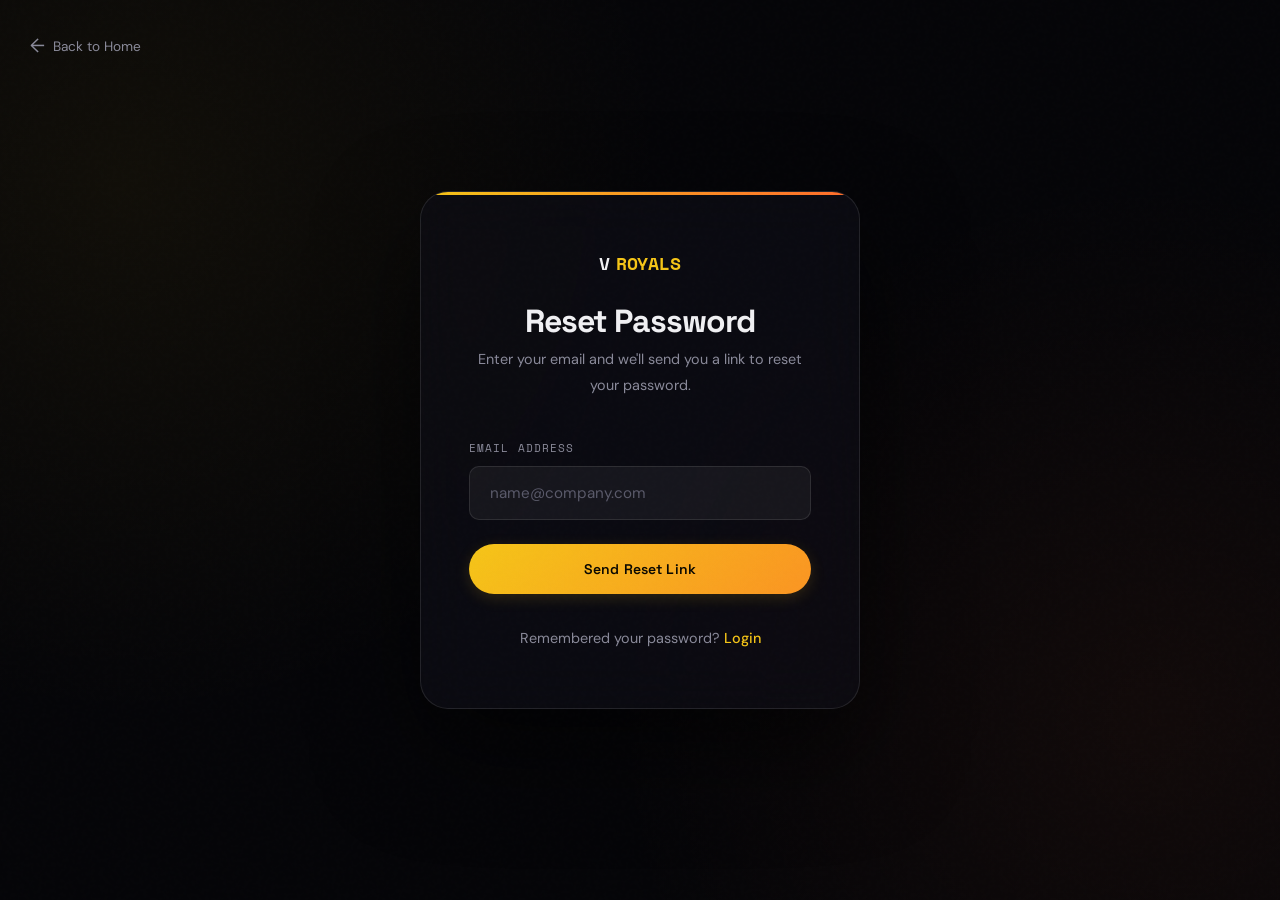
<file: frontend/forgot-password.html>
<!DOCTYPE html>
<html lang="en">
<head>
  <meta charset="UTF-8">
  <meta name="viewport" content="width=device-width, initial-scale=1.0">
  <meta name="description" content="Reset your password for V Royals Studio.">
  <title>Forgot Password — V Royals Studio</title>
  <link rel="icon" type="image/png" href="assets/images/favicon.png" />

  <link rel="preconnect" href="https://fonts.googleapis.com">
  <link rel="preconnect" href="https://fonts.gstatic.com" crossorigin>
  <link href="https://fonts.googleapis.com/css2?family=Playfair+Display:ital,wght@0,700;1,700&family=Space+Grotesk:wght@400;500;600;700&family=DM+Sans:wght@400;500&family=Space+Mono&display=swap" rel="stylesheet">
  <link rel="stylesheet" href="css/vroyals_theme.css">
</head>
<body class="auth-page">

  <a href="index.html" class="auth-back-link" style="position: absolute; top: 30px; left: 30px; color: var(--muted); font-size: 0.85rem; display: flex; align-items: center; gap: 0.5rem; transition: var(--transition); z-index: 10;">
    <span style="font-size: 1.2rem;">←</span> Back to Home
  </a>

  <div class="auth-card">
    <div class="auth-header" id="reset-header">
      <a href="index.html" class="logo" style="justify-content: center; margin-bottom: 1.5rem;">V<em> Royals</em></a>
      <h2>Reset Password</h2>
      <p>Enter your email and we'll send you a link to reset your password.</p>
    </div>

    <form id="forgot-form">
      <div class="form-group">
        <label for="email" class="form-label">Email Address</label>
        <input type="email" id="email" class="form-input" placeholder="name@company.com" required>
      </div>

      <button type="submit" class="btn btn-primary" style="width: 100%; justify-content: center; height: 50px;">Send Reset Link</button>
    </form>

    <div id="success-msg" style="display: none; text-align: center; padding: 20px 0;">
       <div style="font-size: 3rem; margin-bottom: 1rem;">📧</div>
       <h3 style="margin-bottom: 0.5rem; color: #fff;">Check your inbox</h3>
       <p style="color: var(--muted); font-size: 0.95rem;">If an account exists for that email, we've sent instructions to reset your password.</p>
       <a href="login.html" class="btn btn-ghost" style="margin-top: 1.5rem; width: 100%; justify-content: center;">Back to Login</a>
    </div>

    <p class="auth-footer-text" id="forgot-footer">
      Remembered your password? <a href="login.html" class="auth-link">Login</a>
    </p>
  </div>

  <script src="js/shared.js"></script>
  <script>
    document.getElementById('forgot-form').addEventListener('submit', (e) => {
      e.preventDefault();
      const form = e.target;
      const btn = form.querySelector('button');
      const header = document.getElementById('reset-header');
      const footer = document.getElementById('forgot-footer');
      const success = document.getElementById('success-msg');

      btn.innerHTML = 'Sending...';
      btn.disabled = true;

      setTimeout(() => {
        form.style.display = 'none';
        header.style.display = 'none';
        footer.style.display = 'none';
        success.style.display = 'block';
      }, 1500);
    });
  </script>
</body>
</html>
</file>
<file: frontend/css/vroyals_theme.css>
/* ══════════════════════════════════════════════
   V ROYALS STUDIO — Shared Design System
   ══════════════════════════════════════════════ */

/* ── Reset & Tokens ── */
*, *::before, *::after { box-sizing: border-box; margin: 0; padding: 0; }

:root {
  --bg:         #050508;
  --surface:    #0d0d14;
  --surface2:   #141420;
  --border:     rgba(255,255,255,0.08);
  --border-hi:  rgba(255,255,255,0.16);
  --accent:     #f5c518;   /* Royal Gold */
  --accent-rgb: 245,197,24;
  --accent2:    #ff6b2c;   /* Ember Orange */
  --green:      #22c55e;
  --text:       #f0f0f3;
  --muted:      #8a8a9a;
  --muted2:     #5a5a6a;
  --glass:      rgba(255,255,255,0.03);
  --radius-sm:  10px;
  --radius-md:  18px;
  --radius-lg:  28px;
  --shadow-glow: 0 0 40px rgba(245,197,24,0.1);
  --transition: all 0.4s cubic-bezier(0.16, 1, 0.3, 1);

  /* Font families */
  --font-display: 'Playfair Display', Georgia, serif;       /* Hero headings — editorial, luxury */
  --font-heading: 'Space Grotesk', 'DM Sans', sans-serif;   /* Section headings — modern, strong */
  --font-body:    'DM Sans', system-ui, sans-serif;          /* Body text — clean, readable */
  --font-ui:      'Space Grotesk', sans-serif;               /* Buttons, nav, labels — geometric */
  --font-mono:    'Space Mono', 'JetBrains Mono', monospace; /* Badges, code, prices — technical */
}

html { scroll-behavior: smooth; font-size: 16px; }

body {
  background: var(--bg);
  color: var(--text);
  font-family: var(--font-body);
  font-size: 1rem;
  font-weight: 400;
  overflow-x: hidden;
  line-height: 1.7;
  -webkit-font-smoothing: antialiased;
  -moz-osx-font-smoothing: grayscale;
  text-rendering: optimizeLegibility;
  -webkit-user-select: none;
  -moz-user-select: none;
  -ms-user-select: none;
  user-select: none;
}

input, textarea {
  -webkit-user-select: auto;
  -moz-user-select: auto;
  -ms-user-select: auto;
  user-select: auto;
}

/* Noise texture overlay */
body::after {
  content: '';
  position: fixed; inset: 0; z-index: 9999;
  background-image: url("data:image/svg+xml,%3Csvg viewBox='0 0 256 256' xmlns='http://www.w3.org/2000/svg'%3E%3Cfilter id='n'%3E%3CfeTurbulence type='fractalNoise' baseFrequency='0.8' numOctaves='4' stitchTiles='stitch'/%3E%3C/filter%3E%3Crect width='100%25' height='100%25' filter='url(%23n)' opacity='0.04'/%3E%3C/svg%3E");
  pointer-events: none; opacity: 0.35;
}

img { display: block; max-width: 100%; }
a { text-decoration: none; color: inherit; }
button { cursor: pointer; font-family: inherit; }

/* ══════════════════════════════════════════════
   TYPOGRAPHY SYSTEM
   ══════════════════════════════════════════════
   h1        → Playfair Display (editorial, serif, luxury feel)
   h2        → Space Grotesk (bold geometric, modern sections)
   h3        → Space Grotesk (card headings, sub-sections)
   h4        → DM Sans (labels, list headings)
   body / p  → DM Sans (clean, readable, neutral)
   .btn / nav→ Space Grotesk (UI geometric)
   .mono     → Space Mono (badges, prices, code)
   ══════════════════════════════════════════════ */

h1 {
  font-family: var(--font-display);
  font-size: clamp(2.8rem, 7vw, 5.75rem);
  font-weight: 700;
  line-height: 1.08;
  letter-spacing: -0.02em;
}

h2 {
  font-family: var(--font-heading);
  font-size: clamp(2rem, 4.5vw, 3.25rem);
  font-weight: 700;
  line-height: 1.12;
  letter-spacing: -0.03em;
  margin-bottom: 1rem;
}

h3 {
  font-family: var(--font-heading);
  font-size: clamp(1.15rem, 2.5vw, 1.45rem);
  font-weight: 600;
  line-height: 1.3;
  letter-spacing: -0.01em;
}

h4 {
  font-family: var(--font-body);
  font-size: 1rem;
  font-weight: 600;
  line-height: 1.4;
  color: var(--text);
}

p {
  font-family: var(--font-body);
  font-size: 1rem;
  font-weight: 400;
  color: var(--muted);
  line-height: 1.75;
}

.lead {
  font-family: var(--font-body);
  font-size: 1.15rem;
  font-weight: 400;
  line-height: 1.7;
  color: var(--muted);
}

strong { font-weight: 600; color: var(--text); }
em     { font-style: italic; }

/* Mono type — prices, badges, labels */
.mono, code { font-family: var(--font-mono); }

.section-label {
  font-family: var(--font-mono);
  font-size: 0.68rem;
  font-weight: 400;
  text-transform: uppercase;
  letter-spacing: 0.35em;
  color: var(--accent);
  display: inline-flex;
  align-items: center;
  gap: 0.9rem;
  margin-bottom: 1.5rem;
  opacity: 0.9;
}
.section-label::before {
  content: '';
  width: 28px; height: 1px;
  background: var(--accent);
  flex-shrink: 0;
}

.section-desc {
  font-family: var(--font-body);
  font-size: 1.05rem;
  font-weight: 400;
  line-height: 1.75;
  color: var(--muted);
  max-width: 540px;
  margin-top: 0.75rem;
}

/* ── Layout ── */
.container { width: 100%; max-width: 1200px; margin: 0 auto; padding: 0 5%; }
section { padding: 100px 5%; position: relative; }

/* ── Buttons ── */
.btn {
  display: inline-flex; align-items: center; gap: 0.55rem;
  padding: 0.85rem 1.85rem; border-radius: 100px;
  font-family: var(--font-ui);
  font-weight: 600;
  font-size: 0.875rem;
  letter-spacing: 0.01em;
  cursor: pointer; border: none; transition: var(--transition);
  white-space: nowrap; position: relative; overflow: hidden;
}
.btn-primary {
  background: linear-gradient(135deg, var(--accent) 0%, var(--accent2) 100%);
  background-size: 200% auto;
  color: #0a0800;
  box-shadow: 0 4px 15px rgba(var(--accent-rgb), 0.15);
}
.btn-primary:hover {
  background-position: right center;
  transform: translateY(-2px);
  box-shadow: 0 8px 25px rgba(var(--accent-rgb), 0.25);
}
.btn-ghost {
  background: transparent; color: var(--text);
  border: 1px solid var(--border); backdrop-filter: blur(12px);
}
.btn-ghost:hover { background: rgba(255,255,255,0.06); border-color: var(--border-hi); }
.btn-sm {
  padding: 0.5rem 1.15rem;
  font-size: 0.78rem;
  letter-spacing: 0.02em;
}
.btn-danger { background: rgba(239,68,68,0.12); color: #f87171; border: 1px solid rgba(239,68,68,0.2); }

/* ── Cards ── */
.v-card {
  background: var(--surface); border: 1px solid var(--border);
  border-radius: var(--radius-lg); padding: 2.25rem;
  transition: var(--transition); position: relative; overflow: hidden;
}
.v-card::before {
  content: ''; position: absolute; inset: 0;
  background: linear-gradient(135deg, rgba(255,107,44,0.06) 0%, transparent 60%);
  opacity: 0; transition: opacity 0.3s;
  pointer-events: none;
}
.v-card:hover { 
  border-color: var(--accent2); 
  box-shadow: 
    0 0 0 2px var(--accent2), 
    0 10px 40px -10px rgba(255,107,44,0.4),
    0 24px 60px rgba(0,0,0,0.4); 
  transform: translateY(-8px); 
}
.v-card:hover::before { opacity: 1; }

.service-card-img {
  width: 100%;
  aspect-ratio: 16/9;
  border-radius: var(--radius-sm);
  overflow: hidden;
  border: 1px solid var(--border);
  background: var(--surface2);
}
.service-card-img img {
  width: 100%; height: 100%;
  object-fit: cover;
  transition: transform 0.6s cubic-bezier(0.16, 1, 0.3, 1);
}
.v-card:hover .service-card-img img {
  transform: scale(1.08);
}

.price-tag {
  font-family: var(--font-mono);
  color: var(--accent);
  font-weight: 700;
  font-size: 1.2rem;
  letter-spacing: -0.01em;
}

.v-tech {
  display: flex;
  gap: 0.5rem;
  margin-top: 0.85rem;
  flex-wrap: wrap;
}

.tech-icon {
  background: rgba(255,255,255,0.05);
  border: 1px solid var(--border);
  border-radius: 6px;
  width: 28px;
  height: 28px;
  display: flex;
  align-items: center;
  justify-content: center;
  font-size: 0.9rem;
  transition: var(--transition);
}

.v-card:hover .tech-icon {
  border-color: var(--accent);
  background: rgba(245,197,24,0.05);
}

/* Skeleton Loading */
.skeleton-card {
  height: 400px;
  background: linear-gradient(90deg, var(--surface) 25%, var(--surface2) 50%, var(--surface) 75%);
  background-size: 200% 100%;
  animation: skeleton-shimmer 1.5s infinite;
  border: 1px solid var(--border);
  opacity: 0.6;
}

@keyframes skeleton-shimmer {
  0% { background-position: 200% 0; }
  100% { background-position: -200% 0; }
}

/* Nav Auth Loader */
.nav-pulse {
  width: 40px;
  height: 12px;
  background: var(--surface2);
  border-radius: 20px;
  position: relative;
  overflow: hidden;
  margin-left: 1rem;
}
.nav-pulse::after {
  content: "";
  position: absolute;
  top: 0; left: 0; width: 100%; height: 100%;
  background: linear-gradient(90deg, transparent, var(--accent), transparent);
  animation: nav-shimmer 1.2s infinite;
}
@keyframes nav-shimmer {
  0% { transform: translateX(-100%); }
  100% { transform: translateX(100%); }
}


/* Play Overlay for Video Cards */
.play-overlay { 
  position: absolute; inset: 0; 
  display: flex; align-items: center; justify-content: center; 
  background: rgba(0,0,0,0.2); 
  opacity: 0; transition: all 0.3s ease; 
}
.play-icon { 
  width: 50px; height: 50px; 
  background: #ff0000; color: #fff; 
  border-radius: 50%; 
  display: flex; align-items: center; justify-content: center; 
  font-size: 1.2rem; 
  box-shadow: 0 10px 20px rgba(255,0,0,0.3); 
  transform: scale(0.8); 
  transition: all 0.3s cubic-bezier(0.16, 1, 0.3, 1); 
}
.v-card:hover .play-overlay { opacity: 1; background: rgba(0,0,0,0.4); }
.v-card:hover .play-icon { transform: scale(1); }

/* ── NAV ── */
nav {
  position: fixed; top: 0; left: 0; right: 0; z-index: 1000;
  display: flex; align-items: center; justify-content: space-between;
  padding: 0.75rem 5%;
  backdrop-filter: blur(32px) saturate(200%);
  -webkit-backdrop-filter: blur(32px) saturate(200%);
  background: rgba(5,5,8,0.88);
  border-bottom: 1px solid rgba(255,255,255,0.06);
  transition: background 0.35s, padding 0.35s, border-color 0.35s;
}
nav.scrolled {
  background: rgba(5,5,8,0.98);
  border-bottom-color: rgba(255,255,255,0.1);
  padding: 0.5rem 5%;
}

.logo {
  font-family: var(--font-mono);
  font-weight: 700;
  font-size: 1.15rem;
  letter-spacing: -0.01em;
  color: var(--text);
  display: flex; align-items: center; gap: 0.35rem;
  text-transform: uppercase;
}
.logo em { font-style: normal; color: var(--accent); }

.nav-links { list-style: none; display: flex; align-items: center; gap: 1rem; }
.nav-links li { position: relative; display: flex; align-items: center; }
.nav-links a {
  color: rgba(240,240,243,0.6);
  font-family: var(--font-ui);
  font-size: 0.75rem;
  font-weight: 500;
  letter-spacing: 0.04em;
  text-transform: uppercase;
  transition: color 0.1s ease;
  padding: 0.75rem 0.5rem;
  display: flex;
  align-items: center;
  position: relative;
  z-index: 10;
  cursor: pointer;
}
.nav-links a:hover {
  color: var(--accent);
}
/* Active state — Gold color */
.nav-links a.active {
  color: var(--accent);
  font-weight: 600;
}

.nav-links a.btn-primary,
.nav-links a.btn-primary:hover {
  color: #000000 !important;
}

/* Auth Visibility States */
.nav-logged-in {
  display: none !important;
}
.nav-logged-out {
  display: flex !important;
}
html.user-logged-in .nav-logged-in {
  display: flex !important;
}
html.user-logged-in a.nav-logged-in {
  display: inline-block !important;
}
html.user-logged-in .nav-logged-out {
  display: none !important;
}

/* Hamburger */
.hamburger {
  display: none; flex-direction: column; justify-content: center; gap: 5px;
  width: 44px; height: 44px; cursor: pointer; padding: 10px;
  border-radius: 50%;
  transition: background 0.2s;
}
.hamburger:hover { background: rgba(255,255,255,0.05); }
.hamburger span {
  display: block; width: 100%; height: 2px; background: var(--text); border-radius: 2px;
  transition: transform 0.35s cubic-bezier(0.16, 1, 0.3, 1), opacity 0.25s ease;
}
.hamburger.open span:nth-child(1) { transform: translateY(7px) rotate(45deg); background: var(--accent); }
.hamburger.open span:nth-child(2) { opacity: 0; transform: scaleX(0); }
.hamburger.open span:nth-child(3) { transform: translateY(-7px) rotate(-45deg); background: var(--accent); }

/* Mobile Drawer */
.mobile-drawer {
  position: fixed; inset: 0; z-index: 999;
  background: var(--bg); padding: 8rem 7% 4rem;
  display: flex; flex-direction: column; gap: 1.5rem;
  transform: translateX(100%); 
  visibility: hidden;
  pointer-events: none;
  transition: transform 0.45s cubic-bezier(0.77,0,0.18,1), visibility 0.45s;
}
.mobile-drawer.open { transform: translateX(0); visibility: visible; pointer-events: auto; }
.mobile-drawer a {
  font-family: var(--font-display);
  font-size: 2rem;
  font-weight: 700;
  font-style: italic;
  color: var(--text);
  transition: color 0.2s;
  letter-spacing: -0.01em;
}
.mobile-drawer a:hover { color: var(--accent); }
.mobile-drawer-footer { margin-top: auto; color: var(--muted); font-size: 0.8rem; }

/* ── MARQUEE ── */
.marquee-wrap { overflow: hidden; background: var(--surface); border-top: 1px solid var(--border); border-bottom: 1px solid var(--border); padding: 0.9rem 0; }
.marquee-track { display: flex; gap: 2.5rem; width: max-content; animation: marqueeAnim 22s linear infinite; white-space: nowrap; }
.marquee-track span {
  font-family: var(--font-ui);
  font-size: 0.72rem;
  font-weight: 600;
  text-transform: uppercase;
  letter-spacing: 0.25em;
  color: var(--muted2);
  display: flex; align-items: center; gap: 1.5rem;
}
.marquee-track span::after { content: '✦'; color: var(--accent); font-size: 0.5rem; }
@keyframes marqueeAnim { to { transform: translateX(-50%); } }

/* ── FOOTER ── */
.site-footer {
  background: #000; border-top: 1px solid var(--border);
  padding: 4rem 5% 2.5rem;
}
.footer-top { display: flex; justify-content: space-between; align-items: flex-start; gap: 3rem; flex-wrap: wrap; margin-bottom: 3rem; }
.footer-brand p { color: var(--muted); font-size: 0.875rem; margin-top: 0.75rem; max-width: 280px; }
.footer-links h5 {
  font-family: var(--font-mono);
  font-size: 0.65rem;
  font-weight: 400;
  text-transform: uppercase;
  letter-spacing: 0.3em;
  color: var(--muted);
  margin-bottom: 1rem;
}
.footer-links ul { list-style: none; display: flex; flex-direction: column; gap: 0.65rem; }
.footer-links a {
  font-family: var(--font-body);
  color: var(--muted);
  font-size: 0.875rem;
  transition: color 0.2s;
}
.footer-links a:hover { color: var(--text); }
.footer-bottom { display: flex; justify-content: space-between; align-items: center; flex-wrap: wrap; gap: 1rem; padding-top: 2rem; border-top: 1px solid var(--border); }
.footer-bottom p {
  font-family: var(--font-mono);
  color: var(--muted);
  font-size: 0.68rem;
  letter-spacing: 0.05em;
}
.social-row { display: flex; gap: 0.75rem; }
.social-btn {
  width: 38px; height: 38px; border-radius: 50%; border: 1px solid var(--border);
  background: transparent; display: flex; align-items: center; justify-content: center;
  font-size: 0.9rem; color: var(--muted); transition: var(--transition);
}
.social-btn:hover { border-color: var(--accent); color: var(--accent); }

/* ── Animate-on-scroll ── */
.reveal { opacity: 0; transform: translateY(28px); transition: opacity 0.7s ease, transform 0.7s cubic-bezier(0.16,1,0.3,1); }
.reveal.visible { opacity: 1; transform: translateY(0); }

/* ── Utility ── */
.text-accent  { color: var(--accent) !important; }
.text-muted   { color: var(--muted) !important; }
.text-center  { text-align: center; }
.badge {
  display: inline-flex; align-items: center; gap: 0.4rem;
  padding: 0.28rem 0.85rem; border-radius: 100px;
  font-family: var(--font-mono);
  font-size: 0.62rem; font-weight: 400;
  letter-spacing: 0.15em; text-transform: uppercase;
}
.badge-gold { background: rgba(245,197,24,0.1); color: var(--accent); border: 1px solid rgba(245,197,24,0.2); }
.badge-green { background: rgba(34,197,94,0.1); color: var(--green); border: 1px solid rgba(34,197,94,0.2); }
.divider { height: 1px; background: var(--border); margin: 0; }
.tag-chip {
  display: inline-block; padding: 0.25rem 0.9rem; border-radius: 100px;
  font-family: var(--font-mono);
  font-size: 0.68rem; font-weight: 400;
  background: rgba(255,255,255,0.04); border: 1px solid var(--border); color: var(--muted);
  letter-spacing: 0.05em;
}

/* ── AUTH PAGES ── */
.auth-page {
  min-height: 100vh;
  display: flex;
  align-items: center;
  justify-content: center;
  padding: 40px 20px;
  background: 
    radial-gradient(circle at 10% 20%, rgba(245,197,24,0.05) 0%, transparent 40%),
    radial-gradient(circle at 90% 80%, rgba(255,107,44,0.05) 0%, transparent 40%),
    var(--bg);
}

.auth-card {
  width: 100%;
  max-width: 440px;
  background: rgba(13, 13, 20, 0.7);
  backdrop-filter: blur(25px) saturate(210%);
  -webkit-backdrop-filter: blur(25px) saturate(210%);
  border: 1px solid rgba(255, 255, 255, 0.1);
  border-radius: var(--radius-lg);
  padding: 3.5rem 3rem;
  box-shadow: 0 40px 100px rgba(0,0,0,0.6);
  position: relative;
  overflow: hidden;
  animation: authFadeIn 0.8s cubic-bezier(0.16, 1, 0.3, 1) both;
}

@media (max-width: 480px) {
  .auth-card {
    padding: 2.5rem 1.5rem;
    border-radius: var(--radius-md);
  }
  .auth-header h2 { font-size: 1.75rem; }
  .social-auth { grid-template-columns: 1fr; }
  .form-input { font-size: 16px; }
  .auth-back-link { top: 15px !important; left: 15px !important; }
}

.auth-back-link:hover {
  color: #fff !important;
  transform: translateX(-4px);
}

@keyframes authFadeIn {
  from { opacity: 0; transform: translateY(20px); }
  to { opacity: 1; transform: translateY(0); }
}

.auth-card::before {
  content: '';
  position: absolute;
  top: 0; left: 0; right: 0; height: 3px;
  background: linear-gradient(to right, var(--accent), var(--accent2));
}

.auth-header { text-align: center; margin-bottom: 2.5rem; }
.auth-header h2 { font-size: 2rem; margin-bottom: 0.5rem; }
.auth-header p { font-size: 0.9rem; color: var(--muted); }

.form-group { margin-bottom: 1.5rem; }
.form-label {
  display: block;
  font-family: var(--font-mono);
  font-size: 0.7rem;
  text-transform: uppercase;
  letter-spacing: 0.1em;
  color: var(--muted);
  margin-bottom: 0.6rem;
  font-weight: 500;
}

.form-input {
  width: 100%;
  background: rgba(255, 255, 255, 0.05);
  border: 1px solid rgba(255, 255, 255, 0.1);
  border-radius: var(--radius-sm);
  padding: 1rem 1.25rem;
  color: var(--text);
  font-family: var(--font-body);
  font-size: 0.95rem;
  transition: all 0.3s cubic-bezier(0.4, 0, 0.2, 1);
}

.form-input:focus {
  outline: none;
  border-color: var(--accent);
  background: rgba(255, 255, 255, 0.08);
  box-shadow: 0 0 0 4px rgba(245, 197, 24, 0.15);
  transform: translateY(-1px);
}

.form-input::placeholder { color: var(--muted2); }

.form-extras {
  display: flex;
  justify-content: space-between;
  align-items: center;
  margin-top: -0.5rem;
  margin-bottom: 1.5rem;
  font-size: 0.85rem;
}

.checkbox-group {
  display: flex;
  align-items: center;
  gap: 0.6rem;
  cursor: pointer;
  color: var(--muted);
}

.checkbox-group input {
  accent-color: var(--accent);
  width: 16px; height: 16px;
}

.auth-link {
  color: var(--accent);
  font-weight: 500;
  transition: color 0.2s;
}

.auth-link:hover { color: #fff; text-decoration: underline; }

.auth-divider {
  display: flex;
  align-items: center;
  gap: 1rem;
  margin: 2rem 0;
  color: var(--muted2);
  font-family: var(--font-mono);
  font-size: 0.65rem;
  text-transform: uppercase;
}

.auth-divider::before,
.auth-divider::after {
  content: '';
  flex: 1;
  height: 1px;
  background: var(--border);
}

.social-auth {
  display: grid;
  grid-template-columns: 1fr 1fr;
  gap: 1rem;
}

.btn-social {
  background: var(--surface2);
  border: 1px solid var(--border);
  color: var(--text);
  padding: 0.75rem;
  border-radius: var(--radius-sm);
  display: flex;
  align-items: center;
  justify-content: center;
  gap: 0.6rem;
  font-size: 0.85rem;
  font-family: var(--font-ui);
  transition: var(--transition);
}

.btn-social:hover {
  background: rgba(255,255,255,0.08);
  border-color: var(--border-hi);
}

.auth-footer-text {
  text-align: center;
  margin-top: 2rem;
  font-size: 0.9rem;
  color: var(--muted);
}

/* ══════════════════════════════════════════════
   RESPONSIVE BREAKPOINTS
   ══════════════════════════════════════════════ */
@media (min-width: 1441px) {
  section, nav, nav.scrolled, .site-footer, .mobile-drawer, .marquee-wrap { 
    padding-left: calc(50vw - 680px); 
    padding-right: calc(50vw - 680px); 
  }
}

@media (max-width: 1080px) {
  /* Hide desktop nav, show hamburger on laptops/tablets to prevent overlap */
  .nav-links { display: none !important; }
  .hamburger { display: flex !important; }
}

@media (max-width: 1024px) {
  section { padding: 80px 5%; }
}

@media (max-width: 768px) {
  section { padding: 64px 5%; }
  h1 { font-size: clamp(2.2rem, 9vw, 3rem); }
  h2 { font-size: clamp(1.8rem, 7vw, 2.5rem); }

  /* Footer stack */
  .footer-top { flex-direction: column; gap: 2.5rem; }
  .footer-bottom { flex-direction: column; align-items: flex-start; }
}

@media (max-width: 480px) {
  section { padding: 56px 4%; }
  nav { padding: 1rem 4%; }
  .btn { padding: 0.75rem 1.5rem; font-size: 0.875rem; }
  .review-card { padding: 2rem 1.5rem; }
}

/* ── Live Indicator ── */
.live-indicator-dot {
  position: absolute;
  top: -8px; 
  left: 0;
  width: 8px; height: 8px;
  background: #22c55e;
  border-radius: 50%;
  box-shadow: 0 0 10px #22c55e;
  animation: pulse-live 2s infinite;
}
@keyframes pulse-live {
  0% { transform: scale(0.95); opacity: 0.7; }
  50% { transform: scale(1.2); opacity: 1; box-shadow: 0 0 15px #22c55e; }
  100% { transform: scale(0.95); opacity: 0.7; }
}

/* Reviews Section */
.reviews-section { background: var(--bg); padding: 60px 0; overflow: hidden; border-top: 1px solid var(--border); }
.reviews-viewport { max-width: 700px; margin: 0 auto; overflow: hidden; padding: 20px; }
.reviews-track { display: flex; transition: transform 0.8s cubic-bezier(0.65, 0, 0.35, 1); }
.review-card { 
  flex: 0 0 100%; 
  background: var(--surface); border: 1px solid var(--border); 
  padding: 3rem; border-radius: var(--radius-lg);
  display: flex; flex-direction: column; gap: 1.5rem;
  box-shadow: 0 20px 40px rgba(0,0,0,0.3);
  text-align: center;
  align-items: center;
}
.review-stars { color: var(--accent); font-size: 1.1rem; letter-spacing: 4px; }
.review-text { font-style: italic; color: var(--text); font-size: 1.1rem; line-height: 1.6; }
.review-user { display: flex; flex-direction: column; align-items: center; gap: 0.75rem; margin-top: 1rem; }
.review-user img { width: 50px; height: 50px; border-radius: 50%; border: 2px solid var(--accent); }
.rev-name { font-weight: 700; font-size: 1rem; color: var(--text); }
.rev-role { color: var(--accent); font-size: 0.75rem; font-family: var(--font-mono); text-transform: uppercase; letter-spacing: 0.1em; }
</file>
